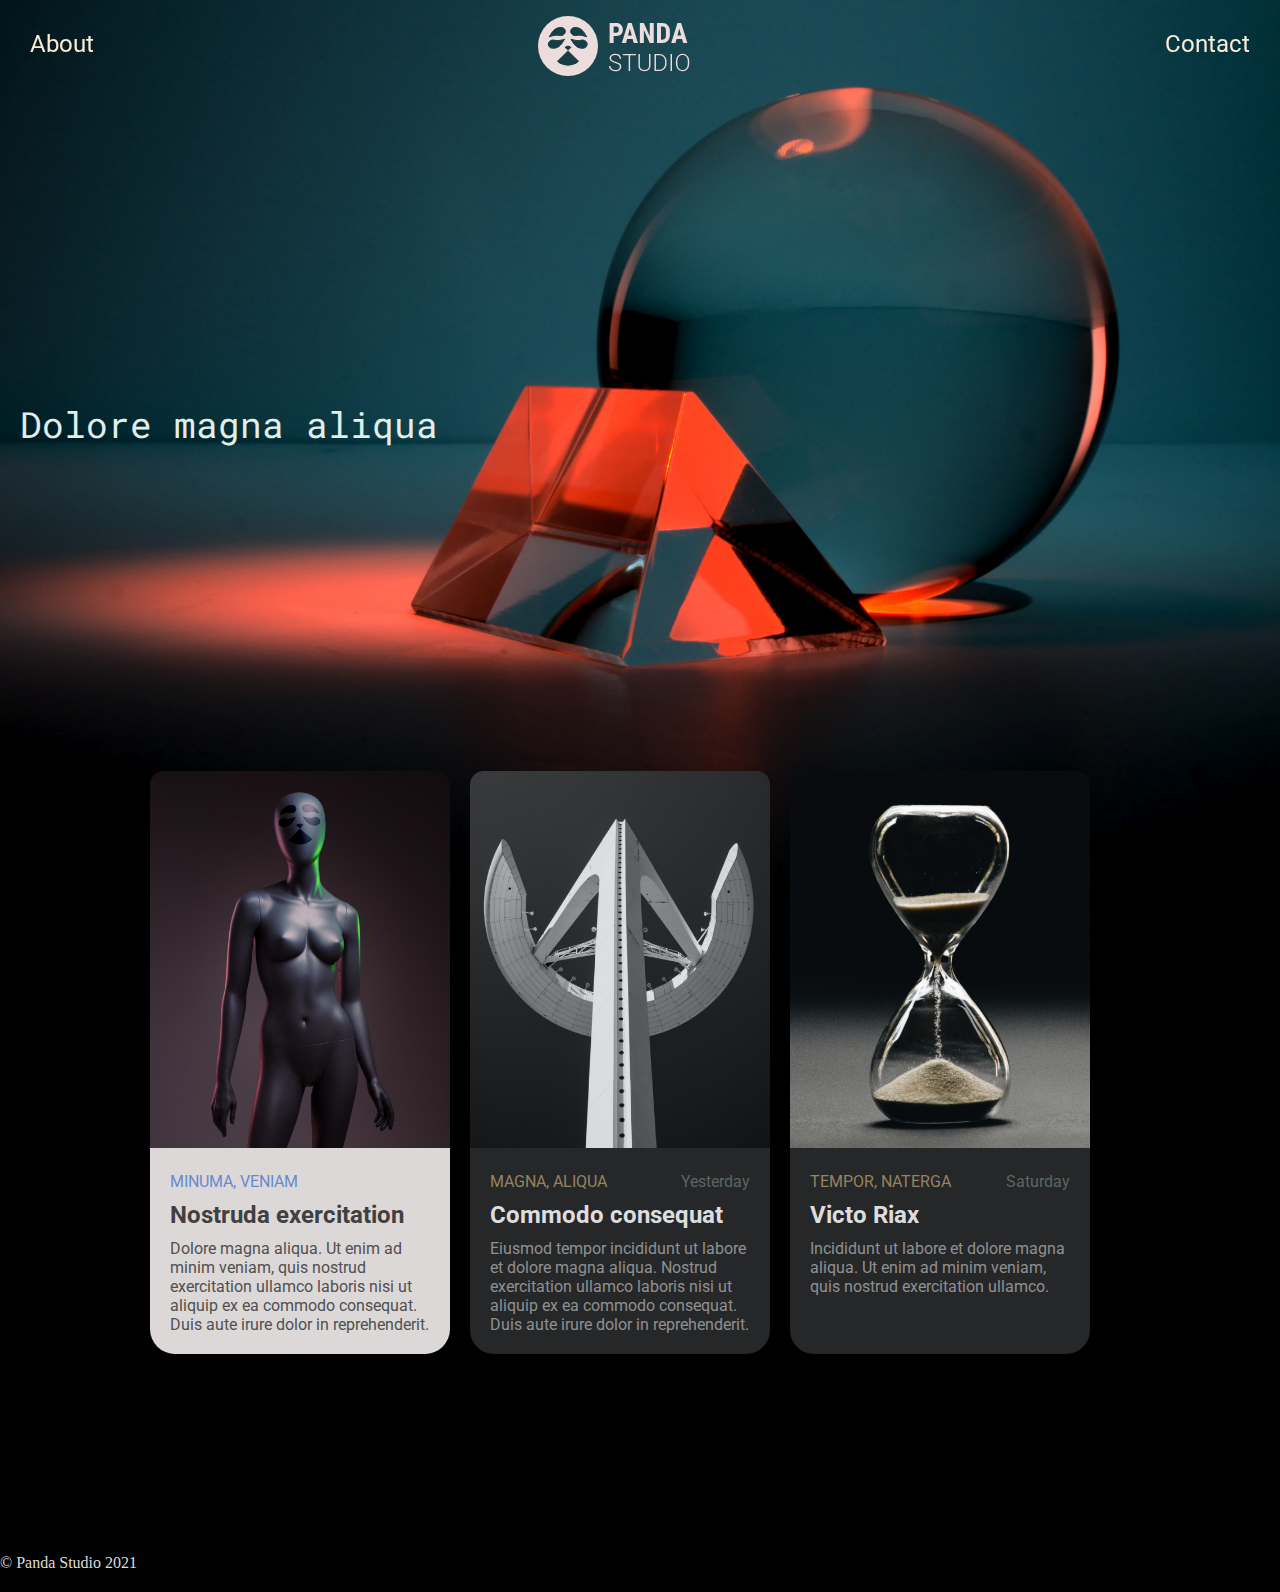
<file: index.html>
<!DOCTYPE html>
<html lang="en">
    <head>
		<title>Panda Studio | Home</title>
		<meta name="viewport" content="width=device-width, initial-scale=1.0">
		<link rel="stylesheet" href="./css/reset.css">
		<link rel="stylesheet" href="../css/style.css">
		<!-- Write your comments here -->
		<link rel="preconnect" href="https://fonts.googleapis.com">
		<link rel="preconnect" href="https://fonts.gstatic.com" crossorigin>
		<link href="https://fonts.googleapis.com/css2?family=Roboto+Mono:wght@400;500;600&family=Roboto+Slab:wght@300;400;500&family=Roboto:ital,wght@0,100;0,300;0,400;0,500;0,700;0,900;1,100;1,300;1,400;1,500;1,700;1,900&display=swap" rel="stylesheet"> 
    </head>

	<body>
		<header class="fixed">
			<nav>
				<ul>
					<li class="hidemobile">
						About
					</li>
					<li>
						<a href="./index.html">
							<img src="./assets/logohome.svg" alt="logo">
						</a>
					</li>
					<li class="hidemobile">
						Contact
					</li>
				</ul>
			</nav>

		</header>

		<div class="hero"><img src="./assets/bannehome.jpg">
			<div class="welcome">Dolore magna aliqua</div>
		</div>

		<main>
			<div class="flex-wrapper">

				
				<div class="cardActive">
					<a href="./entry.html">
						<img src="assets/card2.png" alt="CREDIT UNSPLASH" class="cardActiveimg">
					</a>
					<div class="cardContent">
						<span class="cardActiveCategoryText">MINUMA, VENIAM</span>
						<h2 class="cardActiveTitleText">Nostruda exercitation</h2>
						<p class="cardActiveBodyText">Dolore magna aliqua. Ut enim ad minim veniam, quis nostrud exercitation ullamco laboris nisi ut aliquip ex ea commodo consequat. Duis aute irure dolor in reprehenderit.</p>
						<!--	<div> <img src="timeicon" alt="TIME SINCE UPLOAD">
								<span class="cardActiveTimer">8 mins ago</span> 	
						</div>	-->
						<!-- 	<div>
							<img src="profilepic2" alt="CREDIT UNSPLASH">
							<span class="profileNameText">Duis Ullamco</span>
							<p class="profileRoleText">Designer</p>
						</div>	-->
					</div>
				</div>
				

				<div class="card">
					<img src="assets/card1.png" alt="CREDIT UNSPLASH" class="cardimg"> 
					<div class="cardContent">
						<span class="cardCategoryText">MAGNA, ALIQUA</span>
						<span class="cardDateText">Yesterday</span>
						<h2 class="cardTitleText">Commodo consequat</h2>
						<p class="cardBodyText">Eiusmod tempor incididunt ut labore et dolore magna aliqua. Nostrud exercitation ullamco laboris nisi ut aliquip ex ea commodo consequat. Duis aute irure dolor in reprehenderit.</p>
						<!-- <div>
							<img src="profilepic1" alt="CREDIT UNSPLASH">
							<span class="profileNameText">Duis Ullamco</span>
							<p class="profileRoleText">Designer</p>
						</div> -->
					</div>
				</div>

				<div class="card">
					<img src="assets/card3.png" alt="CREDIT UNSPLASH" class="cardimg">
					<div class="cardContent">
						<p>
							<span class="cardCategoryText">TEMPOR, NATERGA</span>
							<span class="cardDateText">Saturday</span>
						</p>
						<h2 class="cardTitleText">Victo Riax</h2>
						<p class="cardBodyText">Incididunt ut labore et dolore magna aliqua. Ut enim ad minim veniam, quis nostrud exercitation ullamco.</p>
						<!-- <img src="profilepic3" alt="CREDIT UNSPLASH">
						<span class="profileNameText">Duis Ullamco</span>
						<p class="profileRoleText">Designer</p>	-->
					</div>
				</div>


			</div>			
		</main>
		<footer>
			<div class="footerspace">
				<p>© Panda Studio 2021</p>
			</div>
		</footer>
</html>
</file>
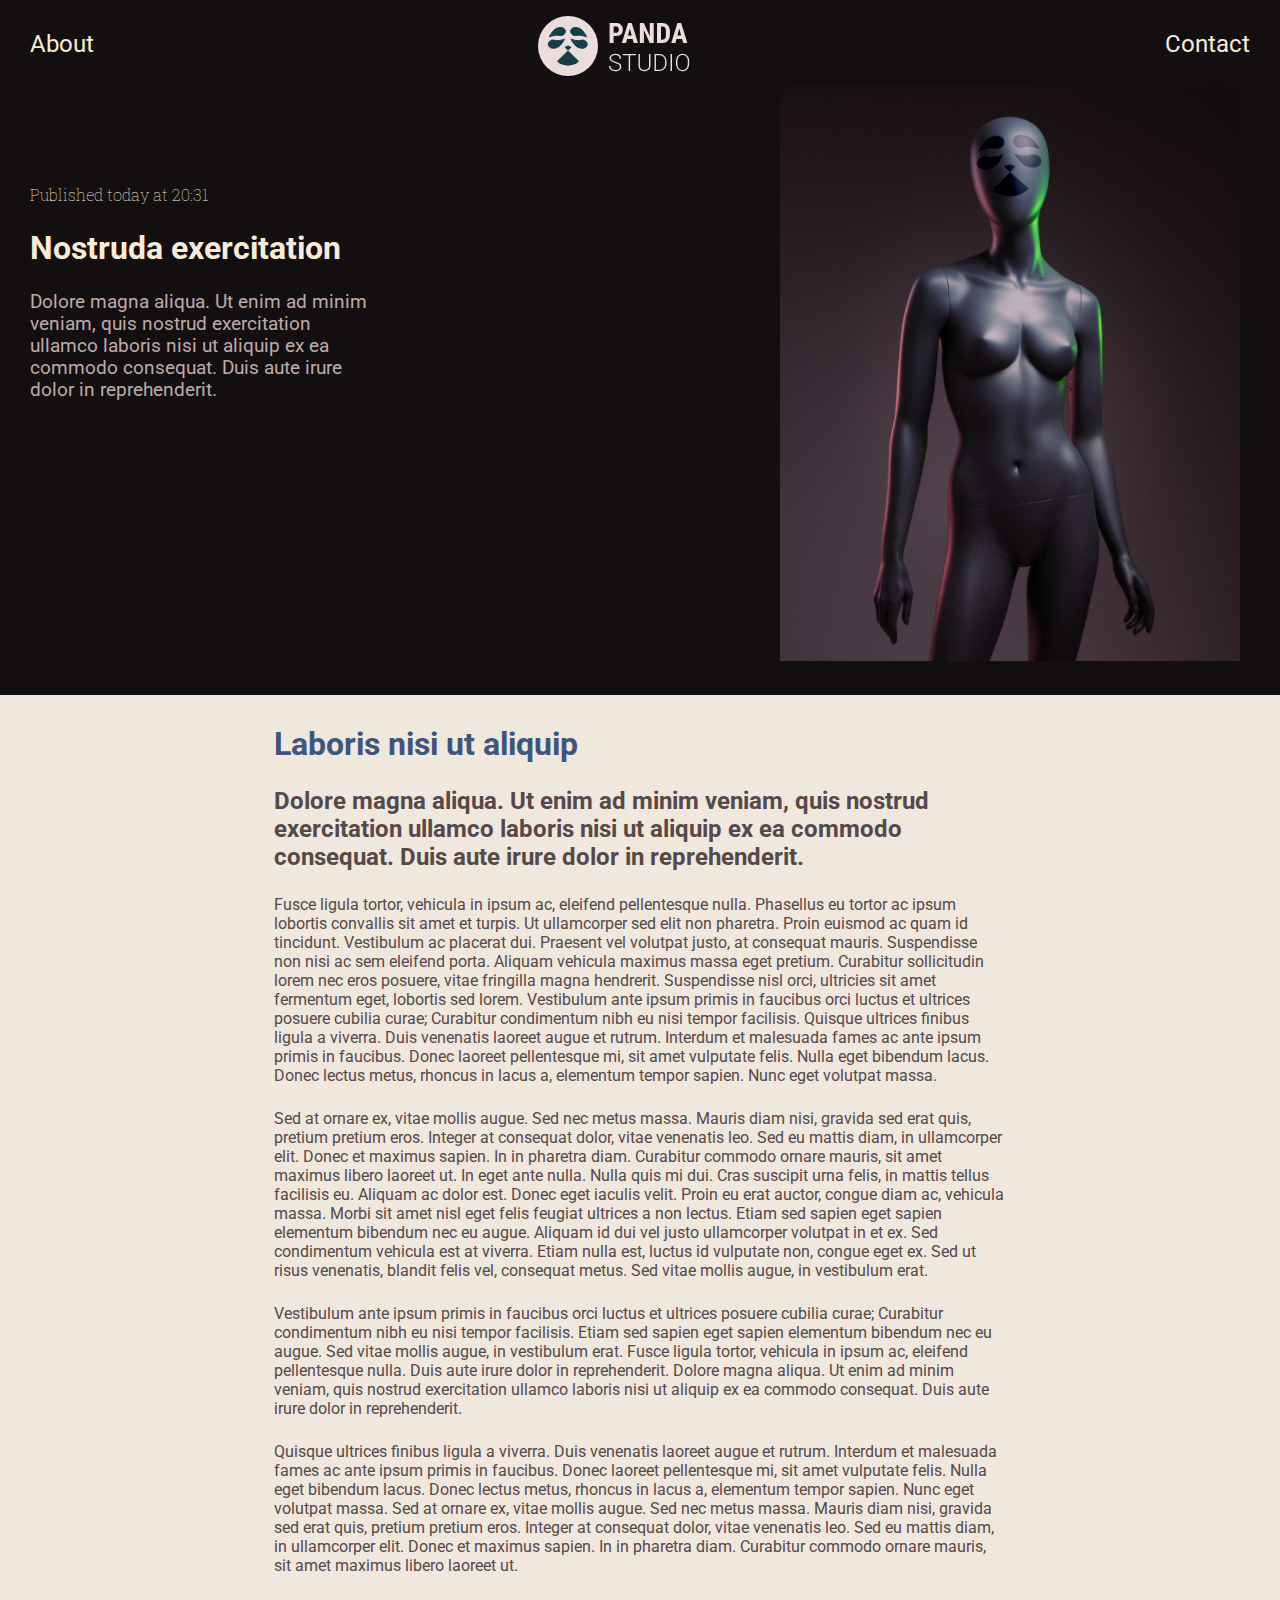
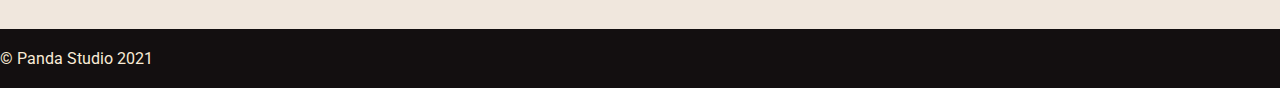
<file: entry.html>
<!DOCTYPE html>
<html lang="en">
    <head>
		<title>Panda Studio | Blog</title>
		<meta name="viewport" content="width=device-width, initial-scale=1.0">
		<link rel="stylesheet" href="./css/reset.css">
		<link rel="stylesheet" href="./css/styleentry.css">
		<!-- Write your comments here -->
		<link rel="preconnect" href="https://fonts.googleapis.com">
		<link rel="preconnect" href="https://fonts.gstatic.com" crossorigin>
		<link href="https://fonts.googleapis.com/css2?family=Roboto+Mono:wght@400;500;600&family=Roboto+Slab:wght@300;400;500&family=Roboto:ital,wght@0,100;0,300;0,400;0,500;0,700;0,900;1,100;1,300;1,400;1,500;1,700;1,900&display=swap" rel="stylesheet"> 
    </head>

	<body>
		<header>
			<nav>
				<ul>
					<li class="hidemobile">
						About
					</li>
					<li>
						<a href="./index.html">
							<img src="./assets/logohome.svg" alt="logo">
						</a>
					</li>
					<li class="hidemobile">
						Contact
					</li>
				</ul>
			</nav>
			<div class="flex-wrapper">
				<div>
					<img src="assets/card2.png" alt="CREDIT UNSPLASH" class="image">
				</div>
				<div class="headertext">	
					<p class="slab textspace">Published today at 20:31</p>
					<h1 class="textspace">Nostruda exercitation</h1>
					<h3 class="lighterfont">Dolore magna aliqua. Ut enim ad minim veniam, quis nostrud exercitation ullamco laboris nisi ut aliquip ex ea commodo consequat. Duis aute irure dolor in reprehenderit.</h3>
				</div>
			</div>
		</header>
		<main>
			<div class="textmid">
				<h1 class="textspace redtitle">Laboris nisi ut aliquip</h1>
				<h2 class="textspace">Dolore magna aliqua. Ut enim ad minim veniam, quis nostrud exercitation ullamco laboris nisi ut aliquip ex ea commodo consequat. Duis aute irure dolor in reprehenderit.</h2>
				<p class="textspace fontsize-p">Fusce ligula tortor, vehicula in ipsum ac, eleifend pellentesque nulla. Phasellus eu tortor ac ipsum lobortis convallis sit amet et turpis. Ut ullamcorper sed elit non pharetra. Proin euismod ac quam id tincidunt. Vestibulum ac placerat dui. Praesent vel volutpat justo, at consequat mauris. Suspendisse non nisi ac sem eleifend porta. Aliquam vehicula maximus massa eget pretium. Curabitur sollicitudin lorem nec eros posuere, vitae fringilla magna hendrerit. Suspendisse nisl orci, ultricies sit amet fermentum eget, lobortis sed lorem. Vestibulum ante ipsum primis in faucibus orci luctus et ultrices posuere cubilia curae; Curabitur condimentum nibh eu nisi tempor facilisis. Quisque ultrices finibus ligula a viverra. Duis venenatis laoreet augue et rutrum. Interdum et malesuada fames ac ante ipsum primis in faucibus. Donec laoreet pellentesque mi, sit amet vulputate felis.					
					Nulla eget bibendum lacus. Donec lectus metus, rhoncus in lacus a, elementum tempor sapien. Nunc eget volutpat massa.</p>
				<p class="textspace fontsize-p">Sed at ornare ex, vitae mollis augue. Sed nec metus massa. Mauris diam nisi, gravida sed erat quis, pretium pretium eros. Integer at consequat dolor, vitae venenatis leo. Sed eu mattis diam, in ullamcorper elit. Donec et maximus sapien. In in pharetra diam. Curabitur commodo ornare mauris, sit amet maximus libero laoreet ut.					
					In eget ante nulla. Nulla quis mi dui. Cras suscipit urna felis, in mattis tellus facilisis eu. Aliquam ac dolor est. Donec eget iaculis velit. Proin eu erat auctor, congue diam ac, vehicula massa. Morbi sit amet nisl eget felis feugiat ultrices a non lectus.	Etiam sed sapien eget sapien elementum bibendum nec eu augue. Aliquam id dui vel justo ullamcorper volutpat in et ex. Sed condimentum vehicula est at viverra. Etiam nulla est, luctus id vulputate non, congue eget ex. Sed ut risus venenatis, blandit felis vel, consequat metus. Sed vitae mollis augue, in vestibulum erat.</p>
				<p class="textspace fontsize-p">
					Vestibulum ante ipsum primis in faucibus orci luctus et ultrices posuere cubilia curae; Curabitur condimentum nibh eu nisi tempor facilisis. Etiam sed sapien eget sapien elementum bibendum nec eu augue. Sed vitae mollis augue, in vestibulum erat. Fusce ligula tortor, vehicula in ipsum ac, eleifend pellentesque nulla. Duis aute irure dolor in reprehenderit. Dolore magna aliqua. Ut enim ad minim veniam, quis nostrud exercitation ullamco laboris nisi ut aliquip ex ea commodo consequat. Duis aute irure dolor in reprehenderit.</p>
				<p class="textspace fontsize-p">Quisque ultrices finibus ligula a viverra. Duis venenatis laoreet augue et rutrum. Interdum et malesuada fames ac ante ipsum primis in faucibus. Donec laoreet pellentesque mi, sit amet vulputate felis.					
					Nulla eget bibendum lacus. Donec lectus metus, rhoncus in lacus a, elementum tempor sapien. Nunc eget volutpat massa. Sed at ornare ex, vitae mollis augue. Sed nec metus massa. Mauris diam nisi, gravida sed erat quis, pretium pretium eros. Integer at consequat dolor, vitae venenatis leo. Sed eu mattis diam, in ullamcorper elit. Donec et maximus sapien. In in pharetra diam. Curabitur commodo ornare mauris, sit amet maximus libero laoreet ut.					
			</div>
		</main>
		<footer>
			<div class="flex-wrapperfoot footerspace">
				<p class="footer">© Panda Studio 2021</p>
			</div>
		</footer>

</html>
</file>
<file: css/style.css>
/*
font-family: 'Roboto', sans-serif;

font-family: 'Roboto Mono', monospace;

font-family: 'Roboto Slab', serif;
*/

body {
    background-color: rgb(0, 0, 0);
}

header {
    width: 100%;
    position: fixed;
    padding: 30px;
    z-index: 100;
}

header nav ul {
    list-style: none;
    width: 100%;
    display: flex;
    justify-content: space-between;

}

.hero img {
    width: 100%;
}

.hero {
    position: relative;
}

header nav ul li {
    font-family: 'Roboto', sans-serif;
    font-style: normal;
    font-size: 24px;
    color: antiquewhite;
}

@media screen and (max-width: 960px) {
    header nav ul li {
        font-size: 18px;
    } 
}

header nav ul li img {
    margin-top: -20px;
}

.welcome {
    font-family: 'Roboto Mono', monospace;
    font-style: normal;
    position: absolute;
    top: 400px;
    left: 20px;
    font-size: 36px;
    color: #e2eeea;
}

@media screen and  (max-width: 960px) {
    .welcome {
        top: 250px;
        font-size: 26px;
    }
}

main {
    font-family: 'Roboto', sans-serif;
}

.flex-wrapper {
    width: 100%;
    max-width: 1000px;
    margin: 0 auto 40px auto;
    background-color: transparent;
    min-height: 200px;
    z-index: 10;
    transform: translateY(-200px);
    display: flex;
    flex-flow: row wrap;
}

.hidemobile {
    display: block;
}

@media screen and (max-width: 960px) {
    .flex-wrapper {
        transform: unset;
    }

    .hidemobile {
        display: none;
    }
}

.card {
    background-color: #262729;
    flex-basis: 300px;
    border-radius: 24px;
    margin-left: 10px;
    margin-right: 10px;
}

.cardActive {
    background-color: #ddd8d8;
    flex-basis: 300px;
    border-radius: 25px;
    margin-left: 10px;
    margin-right: 10px;
}

@media screen and (max-width: 1300px) {
    .flex-wrapper {
        transform: translateY(-140px);

    }
}

@media screen and (max-width: 960px) {

    .flex-wrapper {
        transform: translateY(-80px);

    }

    .card {
        flex-basis: 50%;
        margin-right: 20%;
        margin-left: 20%;
        margin-bottom: 10px;

    }

    .cardActive {
        flex-basis: 50%;
        margin-right: 20%;
        margin-left: 20%;
        margin-bottom: 10px;
    }
}

@media screen and (max-width: 560px) {

    .flex-wrapper {
        transform: translateY(0px);

    }
    .card {
        flex-basis: 100%;
        margin: 20px;
    }

    .cardActive {
        flex-basis: 100%;
        margin: 20px;
    }
}



.cardimg {
    max-width: 100%;
}

.cardActiveimg {
    max-width: 100%;
 }

.cardContent {
    padding: 20px;
}

.profileNameText {
    color: #939597;
    margin-top: 10px;
}

.profileRoleText {
    color: #6e6e6e;
    margin-top: 10px;
}

.cardCategoryText {
    color: #96835F;
}

.cardDateText {
    color: #5C6564;
    float: right;
}

.cardTitleText {
    color: #dddddd;
    margin-top: 10px;
}

.cardBodyText {
    color: #909090;
    margin-top: 10px;
}

.cardActiveCategoryText {
    color: #668BCD;
}

.cardActiveTitleText {
    color: #404040;
    margin-top: 10px;
}

.cardActiveBodyText {
    color: #505050;
    margin-top: 10px;
}

.cardActiveTimer {
    color: #8a8a8a;
    float: rig;
}

.footerspace {
    padding-top: 20px;
    padding-bottom: 20px;
    color: #dddddd;
    -ms-flex-align: center;
}

/*pandawoman*/
</file>
<file: css/styleentry.css>
header nav ul { /*nav bar*/
    list-style: none;
    width: 100%;
    display: flex;
    justify-content: space-between;
}

header nav ul li { /*nav bar*/
    font-family: 'Roboto', sans-serif;
    font-style: normal;
    font-size: 24px;
    color: antiquewhite;
}

@media screen and (max-width: 960px) {
    header nav ul li {
        font-size: 18px;
    } 
}

header nav ul li img { /*nav bar*/
    margin-top: -20px;
}

/*
font-family: 'Roboto', sans-serif;

font-family: 'Roboto Mono', monospace;

font-family: 'Roboto Slab', serif;
*/

body {
    background-color: #FAF4F5;
    font-family: 'Roboto', sans-serif;
    font-style: normal;
    color: antiquewhite;
}

header {
    width: 100%;
    /*position: fixed;*/
    padding: 30px;
    background-color: #130F10;
    min-height: 650px;
}


main {
    font-family: 'Roboto', sans-serif;
    width: 100%;
    /*position: fixed;*/
    padding: 30px;
    background-color: #f0e7dd;
    color: #554949;

}

footer {
    background-color: #130F10;
}

.flex-wrapper {
    width: 100%;
    display: flex;
    flex-flow: row wrap;
    flex-direction: row-reverse;
    justify-content: space-between;
}

.headertext {
    margin-top: 100px;
    max-width: 350px;
}

.slab {
    font-family: 'Roboto Slab', serif;
    font-weight: lighter;
}

.txtcolorgray {
    color: #6e1f33;
}

.image {
    max-width: 460px;
    margin-left: 10px;
    margin-right: 10px;
}
@media screen  and (max-width: 960px) {
   .flex-wrapper {
    flex-direction: column;
    align-items: center;
   }

   .image {
       margin-top: 24px;
       max-width: 360px;
   }
   .headertext {
    margin-top: 36px;
    max-width: 350px;
}
}

.lighterfont {
    font-weight: 400;
    color: #beaaaa;
}

.textspace {
    padding-bottom: 24px;
}

/*main article*/

.fontsize-p {
    font-size-adjust: inherit;
}

.textmid {
    padding-left: 20%;
    padding-right: 20%;
}

@media screen and (max-width: 900px) {
    .textmid {
        padding-left: 20px;
        padding-right: 20px;
    } 
}

.redtitle {
    color: #3e557e;
}

.footerspace {
    padding-top: 20px;
    padding-bottom: 20px;
    background-color: #130F10;
}

.flex-wrapperfoot {
    width: 100%;
    display: flex;
    flex-flow: row wrap;
    align-items: center;
   }

.footer {
    flex-basis: 50%;
}
</file>
